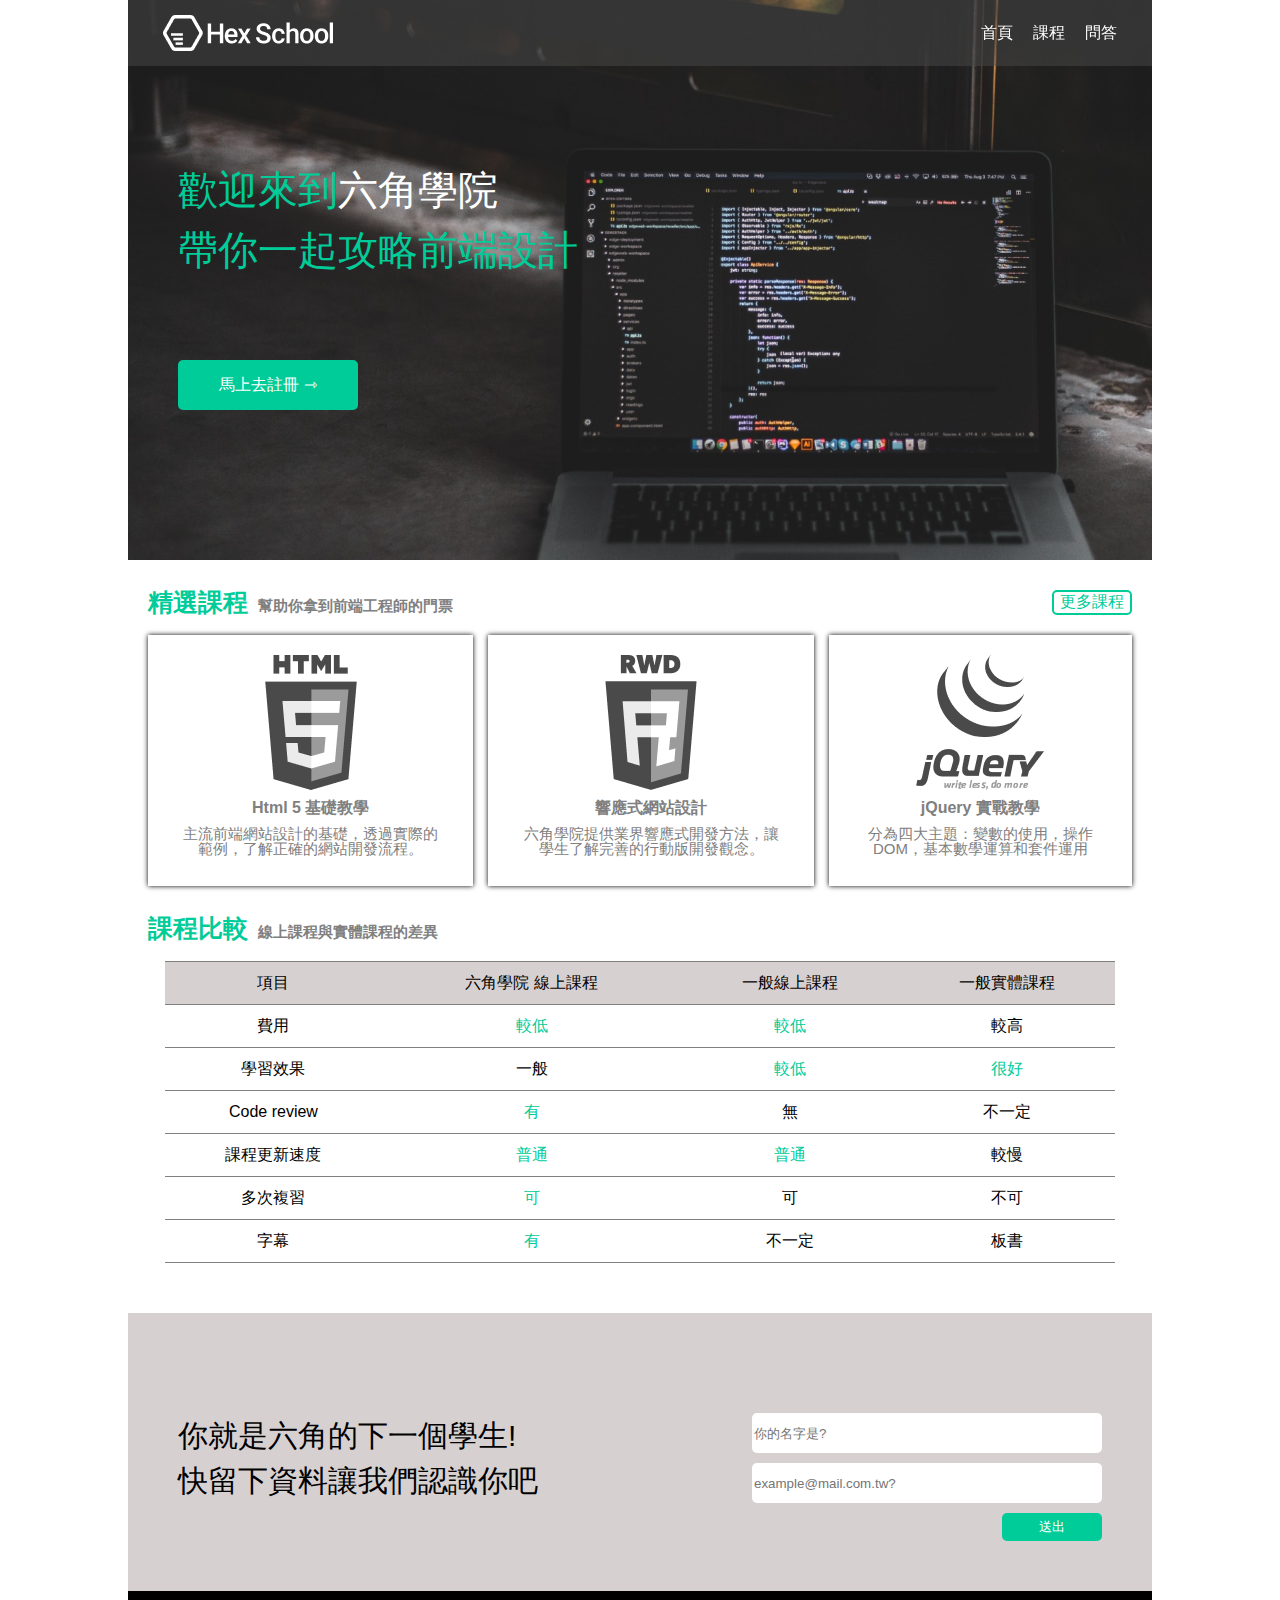
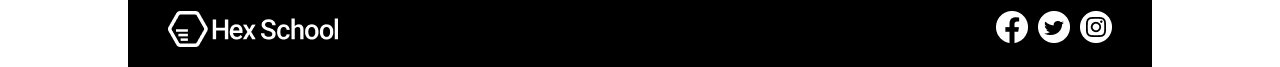
<file: project3/index.html>
<!DOCTYPE html>
<html lang="en">
<head>
    <meta charset="UTF-8">
    <meta name="viewport" content="width=device-width, initial-scale=1.0">
    <meta http-equiv="X-UA-Compatible" content="IE=Edge" />
    <meta name="description" content="打破影音課程售後不理，我們在線上等著你。" />
    <meta name="keywords" content="線上課程, 網頁設計, 前端, HTML, CSS, jQuery, javascript, RWD" />
    <meta name="thumbnail" content="https://raw.githubusercontent.com/hexschool/HTMLHWSource/master/singlePage/logo.png" />
    <meta property="og:url" content="https://hexschool.com" />
    <meta property="og:title" content="六角學院介紹" />
    <meta property="og:description" content="打破影音課程售後不理，我們在線上等著你。" />
    <meta property="og:image" content="https://raw.githubusercontent.com/hexschool/HTMLHWSource/master/singlePage/logo.png" />
    <link rel="stylesheet" type="text/css" href="./css/all.css">
    <title>六角學院</title>
</head>
<div class="wrap">
    <div class="header">
        <div class="nav">
            <a class="logo" href="#">六角學院</a>
            <ul class="menu">
                <li><a href="index.html">首頁</a></li>
                <li><a href="course.html">課程</a></li></li>
                <li><a href="faq.html">問答</a></li></li>
            </ul>
        </div>
        <div class="banner">
            <h2>歡迎來到<span>六角學院</span><br>帶你一起攻略前端設計</h2>
            <a href="#">馬上去註冊 ⇾</a>
        </div>
        </div>
    </div>
    <div class="content">
        <div class="course">
            <div class="course-title">
                <h2>精選課程<span>幫助你拿到前端工程師的門票</span></h2>
                <a href="#">更多課程</a>
            </div>
            <div class="class-item">
                <ul>
                    <li>
                        <img src="pic/Lgog-HTML.png">
                        <h3>Html 5 基礎教學</h3>
                        <p>主流前端網站設計的基礎，透過實際的範例，了解正確的網站開發流程。</p>
                    </li>
                    <li>
                        <img src="pic/Logo-RWD.png">
                        <h3>響應式網站設計</h3>
                        <p>六角學院提供業界響應式開發方法，讓學生了解完善的行動版開發觀念。</p>
                    </li>
                    <li>
                        <img src="pic/Logo-jQuery.png">
                        <h3>jQuery 實戰教學</h3>
                        <p>分為四大主題：變數的使用，操作DOM，基本數學運算和套件運用</p>
                    </li>
                </ul>
            </div>
            <h2>課程比較<span>線上課程與實體課程的差異</span></h2>
            <table class="tb">
                <tr>
                    <th>項目</th>
                    <th>六角學院 線上課程</th>
                    <th>一般線上課程</th>
                    <th>一般實體課程</th>
                </tr>
                <tr>
                    <td>費用</td>
                    <td class="change">較低</td>
                    <td class="change">較低</td>
                    <td>較高</td>
                </tr>
                <tr>
                    <td>學習效果</td>
                    <td>一般</td>
                    <td class="change">較低</td>
                    <td class="change">很好</td>
                </tr>
                <tr>
                    <td>Code review</td>
                    <td class="change">有</td>
                    <td>無</td>
                    <td>不一定</td>
                </tr>
                <tr>
                    <td>課程更新速度</td>
                    <td class="change">普通</td>
                    <td class="change">普通</td>
                    <td>較慢</td>
                </tr>
                <tr>
                    <td>多次複習</td>
                    <td class="change">可</td>
                    <td>可</td>
                    <td>不可</td>
                </tr>
                <tr>
                    <td>字幕</td>
                    <td class="change">有</td>
                    <td>不一定</td>
                    <td>板書</td>
                </tr>
            </table>
        </div>
    </div>
    <div class="hex-form">
       <div>
        <h2>你就是六角的下一個學生!<br>快留下資料讓我們認識你吧</h2>
       </div>
       <form action="index.html">
            <input class="text" type="text" name="name" placeholder="你的名字是?" required >
            <input class="text" type="text" name="email" placeholder="example@mail.com.tw?" required>
            <input class="submit" type="submit" value="送出">
       </form>
    </div>
    <div class="footer">
        <img src="pic/Logo.png">
        <ul>
            <li><a href="#"><img src="pic/FB.png"></a></li>
            <li><a href="#"><img src="pic/Twitter.png"></a></li>
            <li><a href="#"><img src="pic/IG.png"></a></li>
        </ul>

    </div>
</div>
<body>



</body>
</html>
</file>
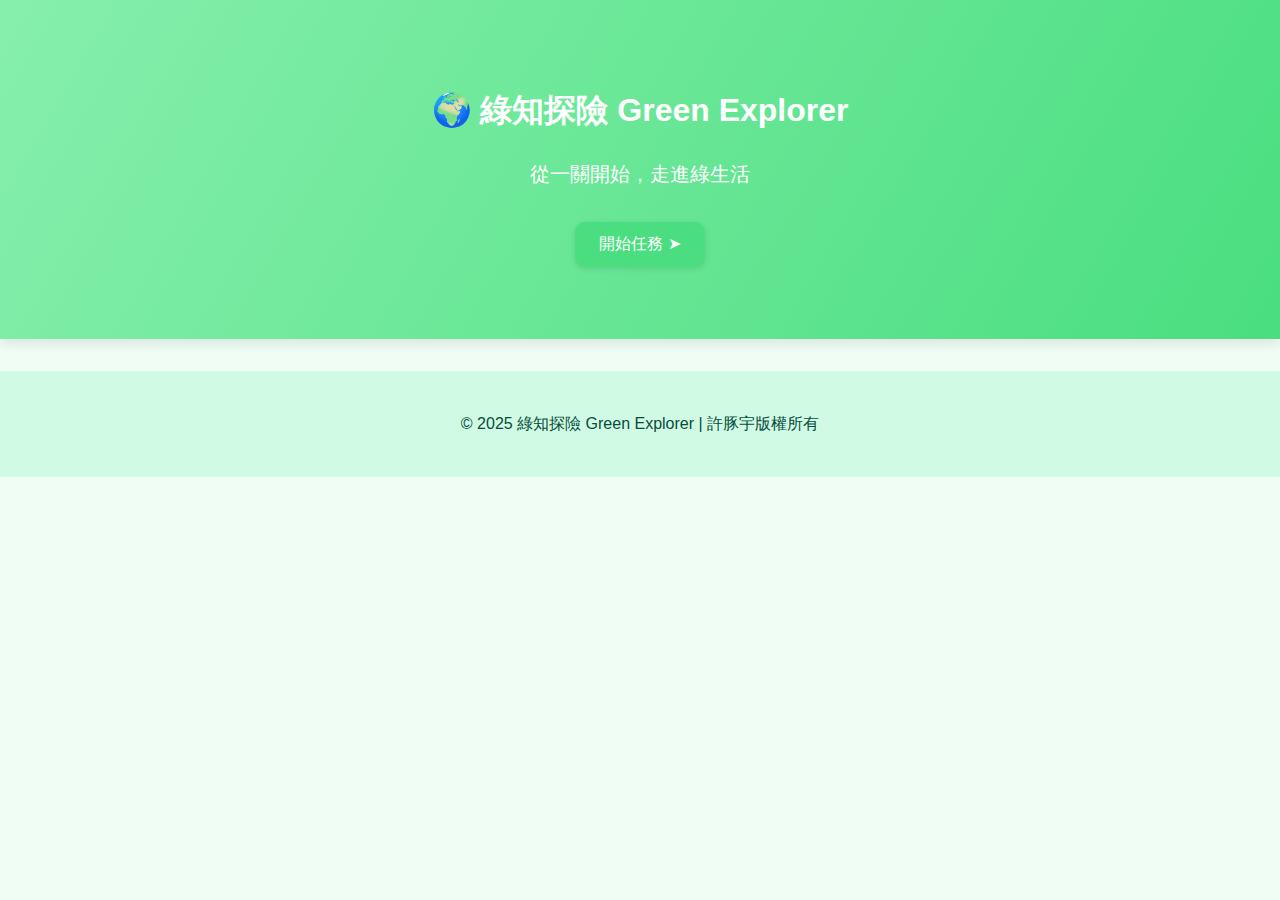
<file: project4/index.html>
<!DOCTYPE html>
<html lang="zh-Hant">
<head>
  <meta charset="UTF-8" />
  <meta name="viewport" content="width=device-width, initial-scale=1.0" />
  <title>綠知探險 Green Explorer</title>
  <link rel="stylesheet" href="style.css" />
</head>
<body>
  <header class="hero">
    <h1>🌍 綠知探險 Green Explorer</h1>
    <p class="subtitle">從一關開始，走進綠生活</p>
    <button onclick="startApp()">開始任務 ➤</button>
  </header>

  <div id="progress-bar" class="hidden">
    <div class="progress-text">關卡進度: <span id="current-level">1</span>/10</div>
    <div class="progress-container">
      <div id="progress-fill"></div>
    </div>
  </div>

  <section id="mission-container" class="hidden">
    <h2>今日任務 🌱</h2>
    <p id="mission-question"></p>
    <div id="options-container"></div>
    <div id="drag-drop-container" class="hidden">
      <div class="items-container">
        <h3>可回收物品</h3>
        <div class="items" id="draggable-items"></div>
      </div>
      <div class="bins-container">
        <h3>回收分類</h3>
        <div class="bins" id="bins"></div>
      </div>
      <p id="drag-instruction">請將物品拖曳至正確的回收分類</p>
    </div>
    <div id="calculator-container" class="hidden">
      <h3>計算你的碳足跡</h3>
      <div class="calculator-form">
        <div class="form-group">
          <label>交通方式</label>
          <select id="transportation">
            <option value="0">步行/腳踏車</option>
            <option value="1">公共運輸</option>
            <option value="3">私家車</option>
          </select>
        </div>
        <div class="form-group">
          <label>飲食習慣</label>
          <select id="diet">
            <option value="3">葷食（每日肉類）</option>
            <option value="2">少肉多素</option>
            <option value="1">素食/純素</option>
          </select>
        </div>
        <div class="form-group">
          <label>購物習慣</label>
          <select id="shopping">
            <option value="3">常買新品</option>
            <option value="1">偏好二手/租借</option>
            <option value="2">適度購買</option>
          </select>
        </div>
        <button onclick="calculateFootprint()">計算結果</button>
      </div>
    </div>
    <div id="sorting-container" class="hidden">
      <h3>請排序下列減塑行動的環保效益（從高到低）</h3>
      <ul id="sortable-list" class="sortable">
        <li data-value="1" class="sortable-item">自帶購物袋</li>
        <li data-value="3" class="sortable-item">使用不鏽鋼吸管</li>
        <li data-value="2" class="sortable-item">自備餐具</li>
      </ul>
      <button onclick="checkSorting()">確認排序</button>
    </div>
    <p id="missionResult"></p>
  </section>

  <section id="knowledge" class="hidden">
    <h2>🔍 環保知識卡</h2>
    <div class="card">
      <h3 id="knowledge-title"></h3>
      <p id="knowledge-content"></p>
    </div>
    <button onclick="nextMission()">下一關 ➤</button>
  </section>

  <section id="completion" class="hidden">
    <h2>🎉 恭喜完成所有關卡！</h2>
    <div class="card">
      <h3>綠知勳章獲得！</h3>
      <p>你已成為環保知識專家！繼續在日常生活中實踐環保行動，一起守護地球。</p>
      <div class="badge">🏆</div>
      <p>你的得分: <span id="final-score">0</span>/10</p>
    </div>
    <button onclick="restartGame()">重新挑戰</button>
    <button onclick="shareSocial()">分享成就</button>
  </section>

  <div id="feedback-modal" class="modal hidden">
    <div class="modal-content">
      <h3 id="feedback-title"></h3>
      <p id="feedback-message"></p>
      <button onclick="closeFeedback()">了解！</button>
    </div>
  </div>

  <footer>
    <p>© 2025 綠知探險 Green Explorer | 許豚宇版權所有</p>
  </footer>

  <script src="script.js"></script>
</body>
</html>
</file>
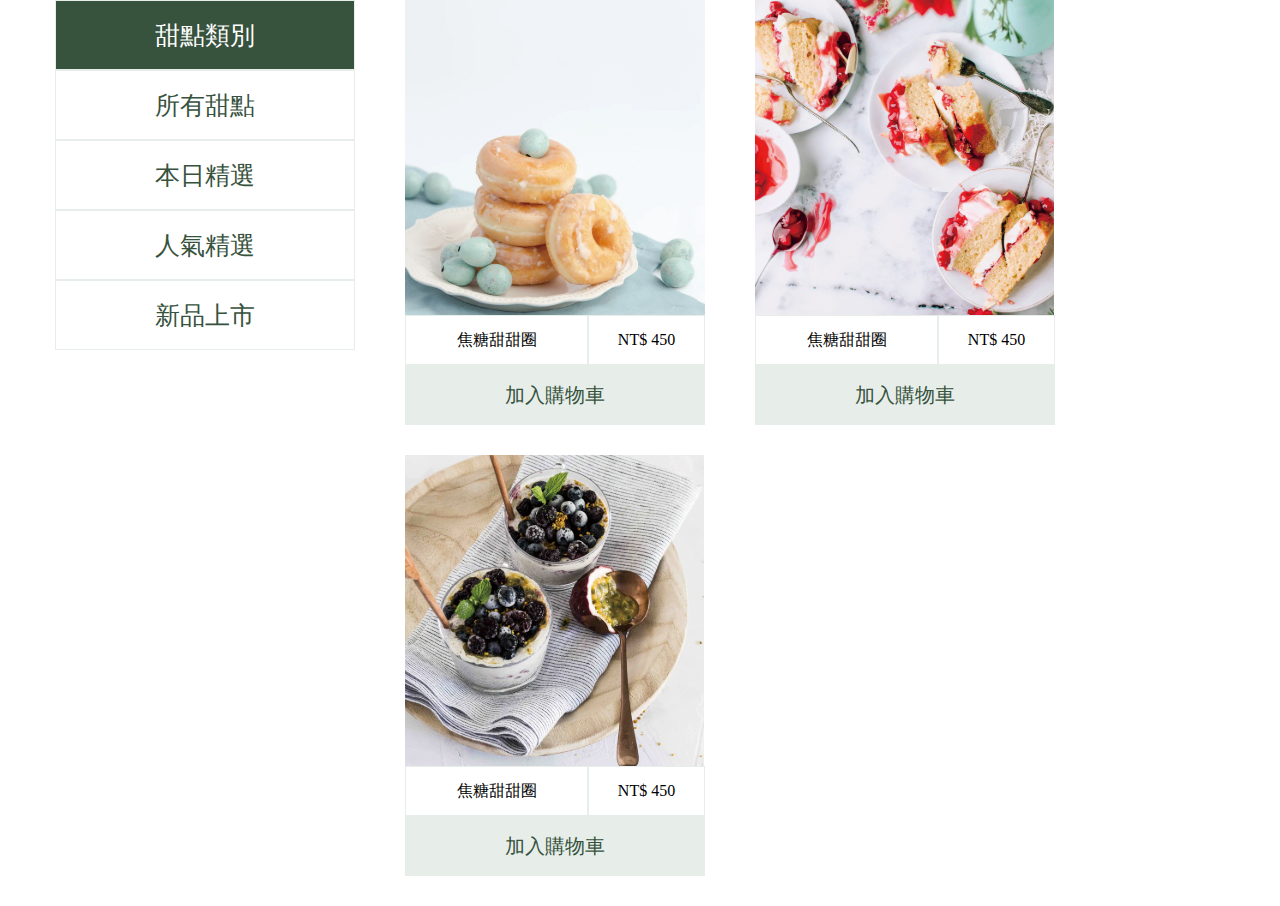
<file: project2/作業10test.html>
<!DOCTYPE html>
<html lang="en">
<head>
    <meta charset="UTF-8">
    <meta name="viewport" content="width=device-width, initial-scale=1.0">
    <title>Document</title>
    <link rel="stylesheet" href="作業10test1.css">
</head>
<body>
    <div class="wrap">
        <div class="header">
            <h2>甜點類別</h2>
            <ul>
                <li><a href="#">所有甜點</a></li>
                <li><a href="#">本日精選</a></li>
                <li><a href="#">人氣精選</a></li>
                <li><a href="#">新品上市</a></li>
            </ul>
        </div>

        <div class="content">
            <div class="content1">
                <img src="img/pic1.png">
                <div class="text1">
                    <h2>焦糖甜甜圈</h2>
                    <h3>NT$ 450</h3>
                </div>
                <P>加入購物車</P>
            </div>

            <div class="content1">
                <img src="img/pic2.png">
                <div class="text1">
                    <h2>焦糖甜甜圈</h2>
                    <h3>NT$ 450</h3>
                </div>
                <P>加入購物車</P>
            </div>

            <div class="content1">
                <img src="img/pic3.png">
                <div class="text1">
                    <h2>焦糖甜甜圈</h2>
                    <h3>NT$ 450</h3>
                </div>
                <P>加入購物車</P>
            </div>
    </div>





    </div>
</body>
</html>
</file>
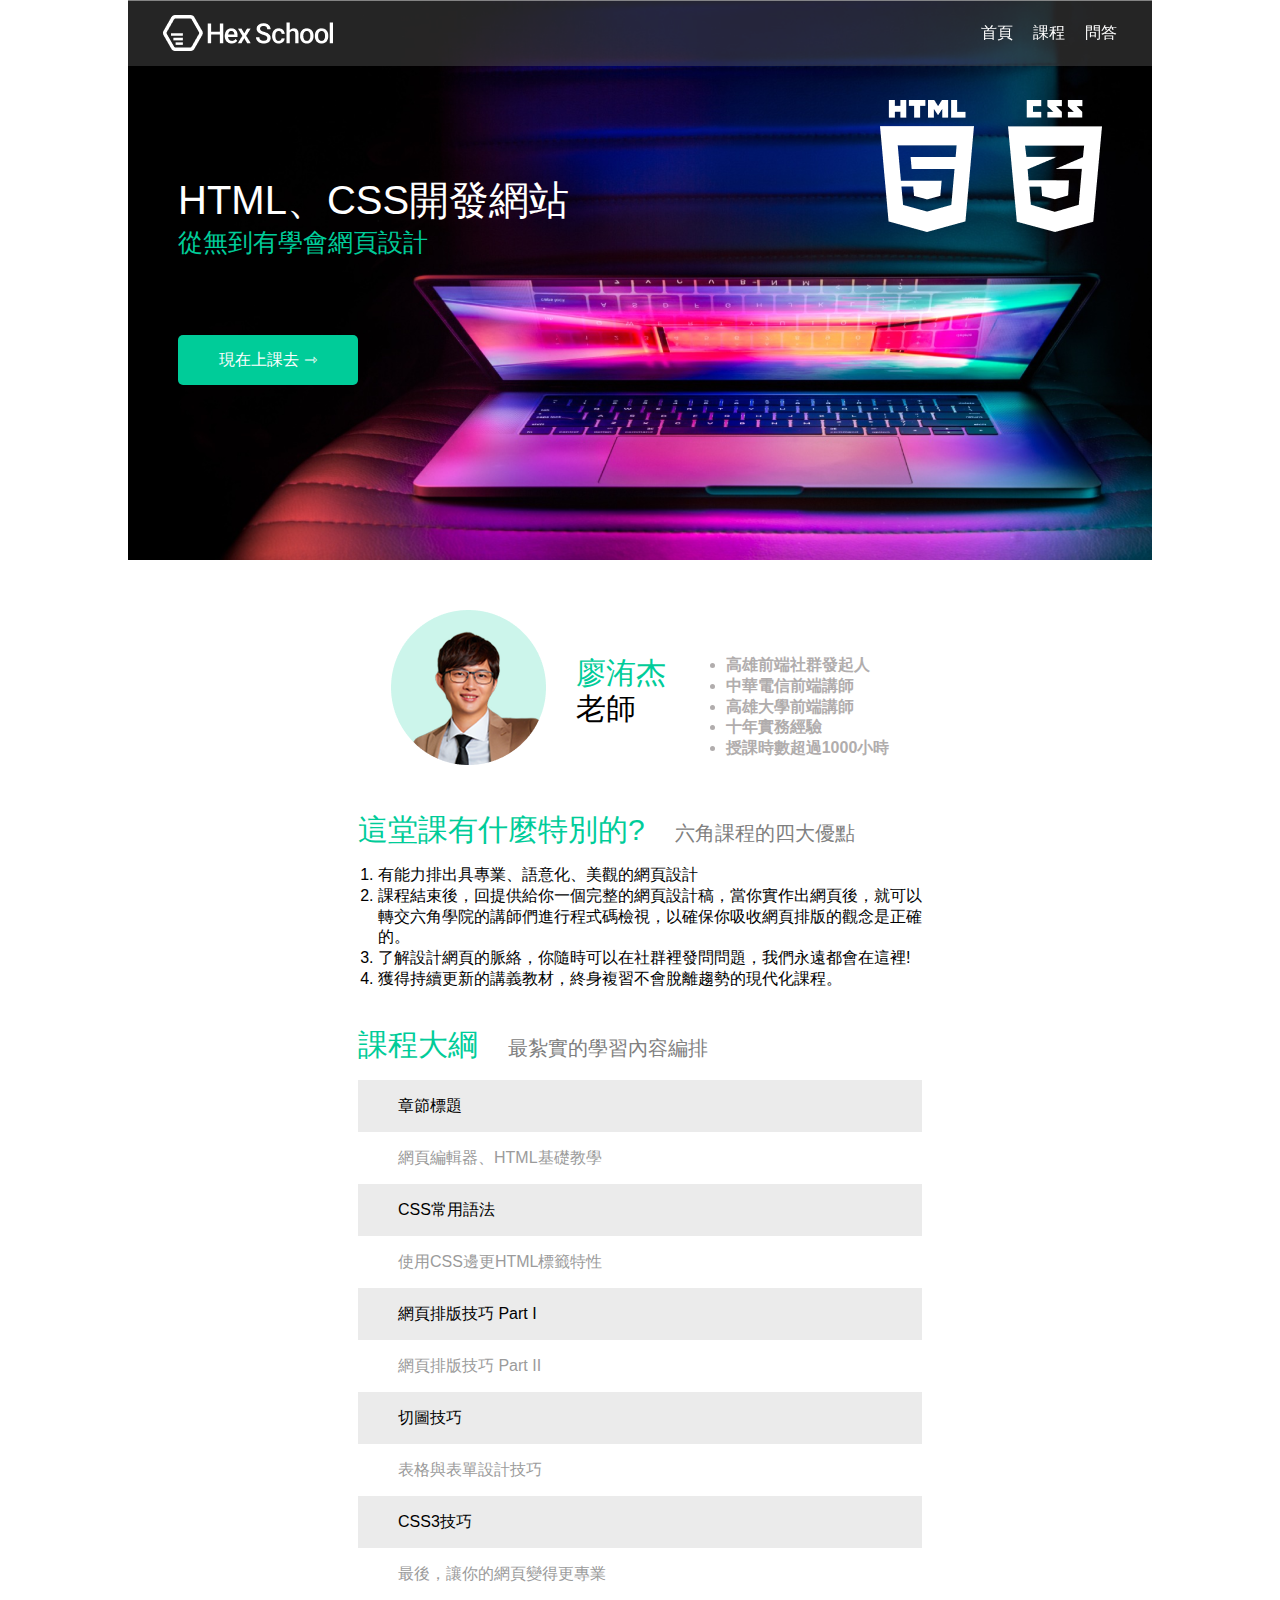
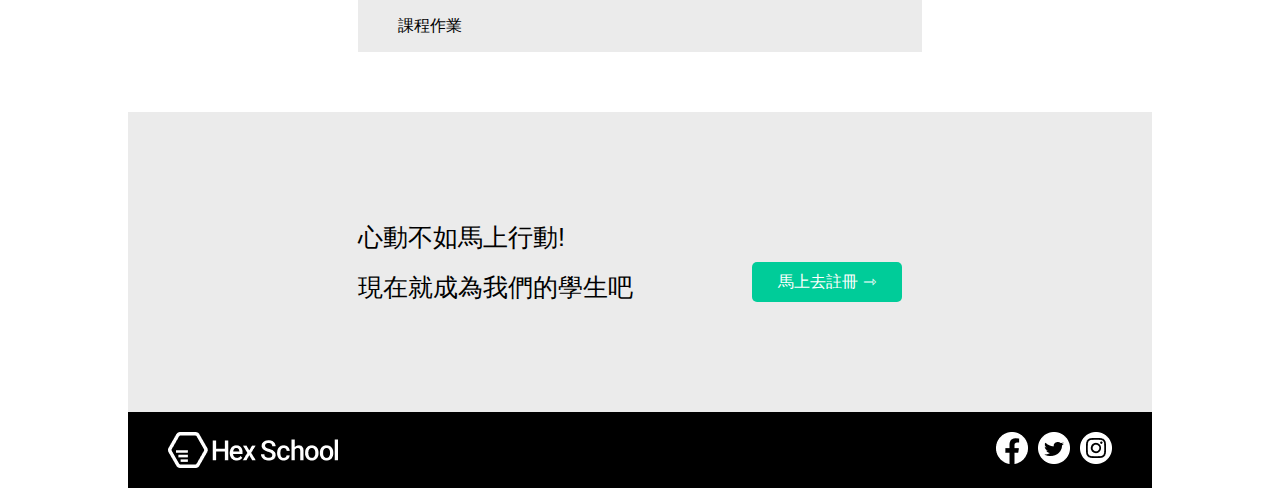
<file: project3/course.html>
<!DOCTYPE html>
<html lang="en">
<head>
    <meta charset="UTF-8">
    <meta name="viewport" content="width=device-width, initial-scale=1.0">
    <meta http-equiv="X-UA-Compatible" content="IE=Edge" />
    <meta name="description" content="打破影音課程售後不理，我們在線上等著你。" />
    <meta name="keywords" content="線上課程, 網頁設計, 前端, HTML, CSS, jQuery, javascript, RWD" />
    <meta name="thumbnail" content="https://raw.githubusercontent.com/hexschool/HTMLHWSource/master/singlePage/logo.png" />
    <meta property="og:url" content="https://hexschool.com" />
    <meta property="og:title" content="六角學院介紹" />
    <meta property="og:description" content="打破影音課程售後不理，我們在線上等著你。" />
    <meta property="og:image" content="https://raw.githubusercontent.com/hexschool/HTMLHWSource/master/singlePage/logo.png" />
    <link rel="stylesheet" type="text/css" href="./css/all.css">
    <link rel="stylesheet" type="text/css" href="./css/course.css">
    <title>六角學院</title>
</head>
<div class="wrap">
    <div class="header">
        <div class="nav">
            <a class="logo" href="#">六角學院</a>
            <ul class="menu">
                <li><a href="index.html">首頁</a></li>
                <li><a href="course.html">課程</a></li></li>
                <li><a href="faq.html">問答</a></li></li>
            </ul>
        </div>
        <div class="banner">
            <div class="title">
                <h2>HTML、CSS開發網站</h2>
                <h3>從無到有學會網頁設計</h3>
                <a class="go_class" href="#">現在上課去  ⇾</a>
            </div>
            <div class="logo">  
                <img class="img1"src="pic/course-1.png">
                <img class="img2"src="pic/course-2.png">
            </div>   
     
        </div>

        </div>
    </div>
    <div class="content">
        <div class="profile">
            <img src="pic/image 4.png">
            <h2>廖洧杰<br><span>老師</span></h2>
            <ul>
                <li>高雄前端社群發起人</li>
                <li>中華電信前端講師</li>
                <li>高雄大學前端講師</li>
                <li>十年實務經驗</li>
                <li>授課時數超過1000小時</li>
            </ul>
        </div>
        <div class="spot">
            <h2>這堂課有什麼特別的?<span>六角課程的四大優點</span></h2>
            <ol>
                <li>有能力排出具專業、語意化、美觀的網頁設計</li>
                <li>課程結束後，回提供給你一個完整的網頁設計稿，當你實作出網頁後，就可以轉交六角學院的講師們進行程式碼檢視，以確保你吸收網頁排版的觀念是正確的。</li>
                <li>了解設計網頁的脈絡，你隨時可以在社群裡發問問題，我們永遠都會在這裡!</li>
                <li>獲得持續更新的講義教材，終身複習不會脫離趨勢的現代化課程。</li>
            </ol>
        </div>
        <div class="tbl">
            <h2>課程大綱<span>最紮實的學習內容編排</span></h2>
            <table>
                <tr><td>章節標題</td></tr>
                <tr><td>網頁編輯器、HTML基礎教學</td></tr>
                <tr><td>CSS常用語法</td></tr>
                <tr><td>使用CSS邊更HTML標籤特性</td></tr>
                <tr><td>網頁排版技巧 Part I</td></tr>
                <tr><td>網頁排版技巧 Part II</td></tr>
                <tr><td>切圖技巧</td></tr>
                <tr><td>表格與表單設計技巧</td></tr>
                <tr><td>CSS3技巧</td></tr>
                <tr><td>最後，讓你的網頁變得更專業</td></tr>
                <tr><td>課程作業</td></tr>
            </table>
        
        </div>
    </div>
    </div>
    <div class="formstyle">
        <h2>心動不如馬上行動!<br><span>現在就成為我們的學生吧</span></h2>
        <a href="#">馬上去註冊  ⇾</a>
    </div>
    <div class="footer">
        <img src="pic/Logo.png">
        <ul>
            <li><a href="#"><img src="pic/FB.png"></a></li>
            <li><a href="#"><img src="pic/Twitter.png"></a></li>
            <li><a href="#"><img src="pic/IG.png"></a></li>
        </ul>

    </div>

</div>
<body>



</body>
</html>
</file>
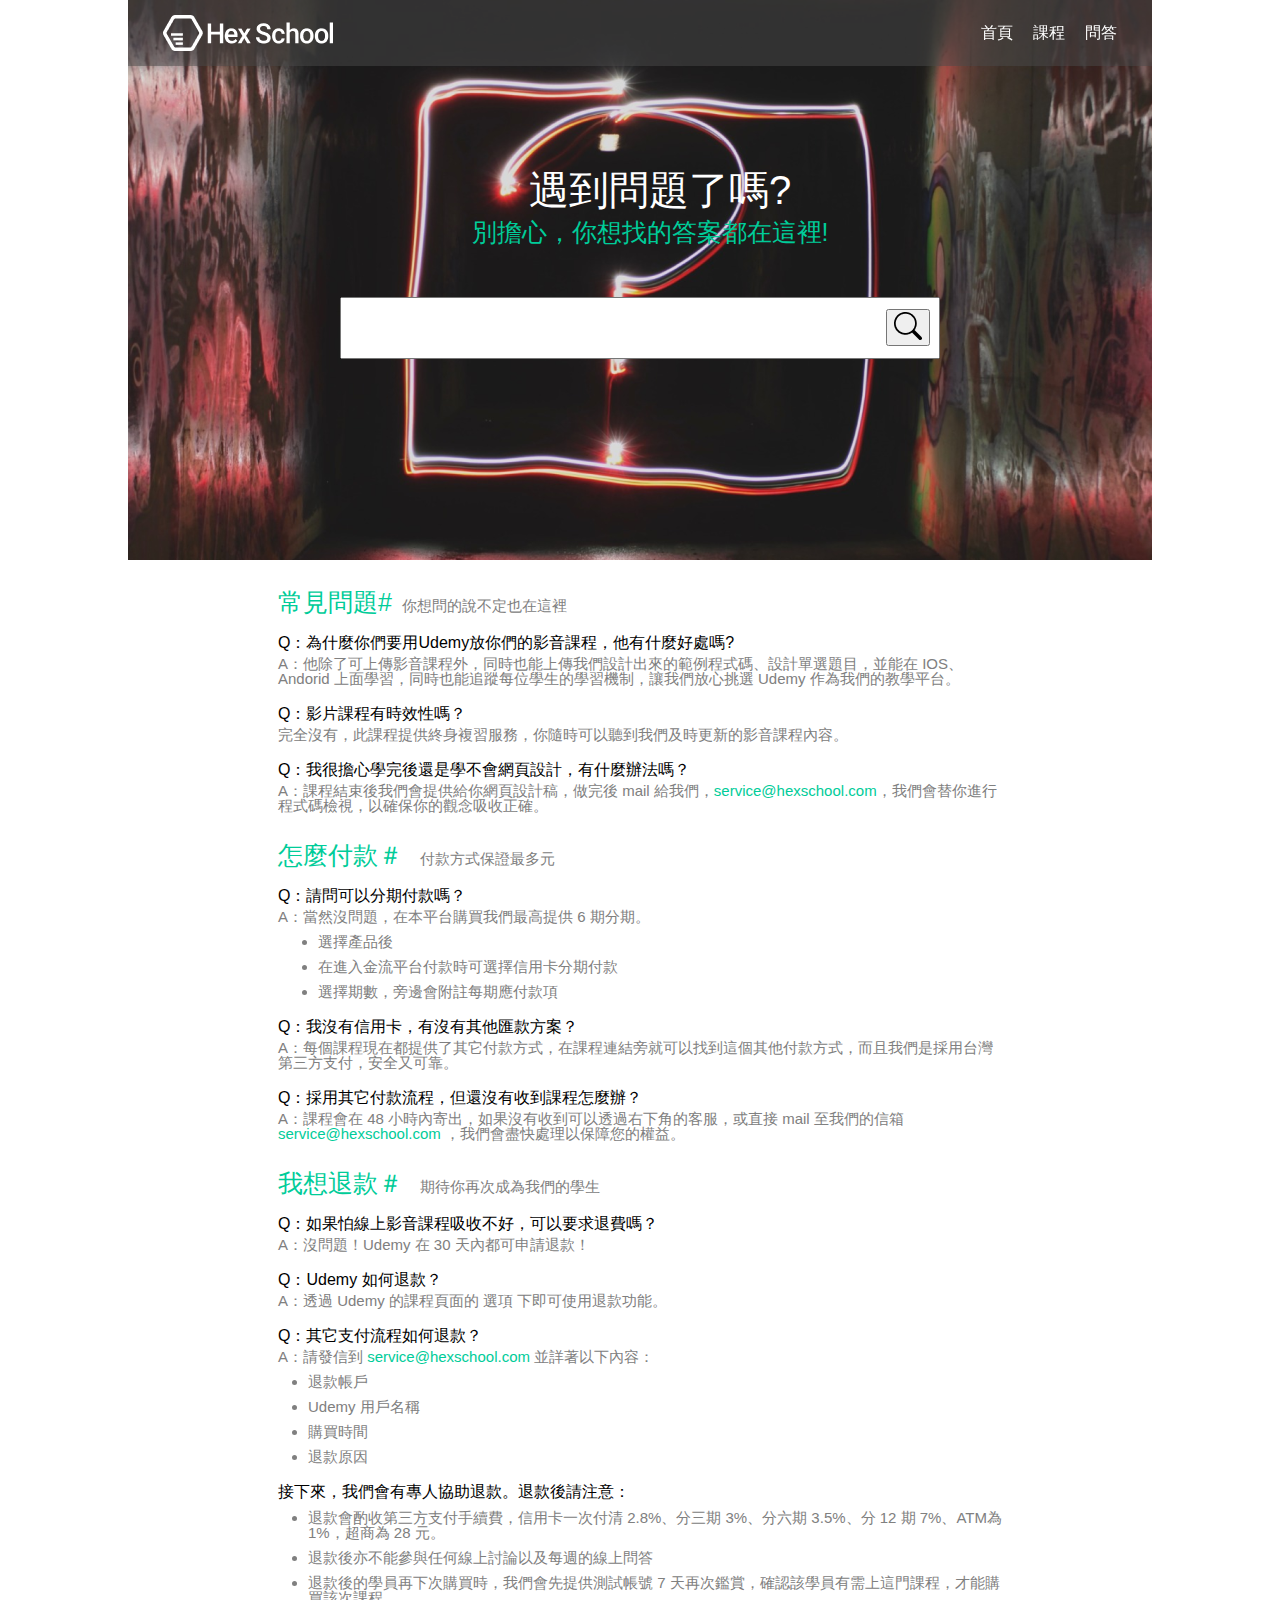
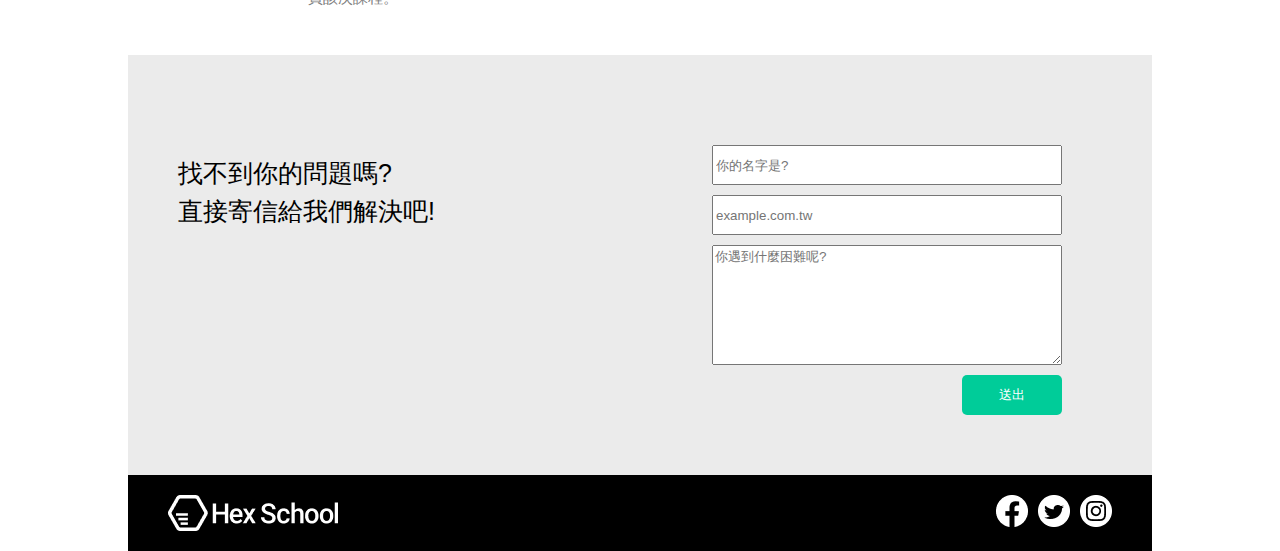
<file: project3/faq.html>
<!DOCTYPE html>
<html lang="en">
<head>
    <meta charset="UTF-8">
    <meta name="viewport" content="width=device-width, initial-scale=1.0">
    <meta http-equiv="X-UA-Compatible" content="IE=Edge" />
    <meta name="description" content="打破影音課程售後不理，我們在線上等著你。" />
    <meta name="keywords" content="線上課程, 網頁設計, 前端, HTML, CSS, jQuery, javascript, RWD" />
    <meta name="thumbnail" content="https://raw.githubusercontent.com/hexschool/HTMLHWSource/master/singlePage/logo.png" />
    <meta property="og:url" content="https://hexschool.com" />
    <meta property="og:title" content="六角學院介紹" />
    <meta property="og:description" content="打破影音課程售後不理，我們在線上等著你。" />
    <meta property="og:image" content="https://raw.githubusercontent.com/hexschool/HTMLHWSource/master/singlePage/logo.png" />
    <link rel="stylesheet" type="text/css" href="./css/all.css">
    <link rel="stylesheet" type="text/css" href="./css/faq.css">
    <title>六角學院</title>
</head>
<div class="wrap">
    <div class="header">
        <div class="nav">
            <a class="logo" href="#">六角學院</a>
            <ul class="menu">
                <li><a href="index.html">首頁</a></li>
                <li><a href="course.html">課程</a></li></li>
                <li><a href="faq.html">問答</a></li></li>
            </ul>
        </div>
        <div class="banner">
            <h2>遇到問題了嗎?</h2>
            <h3>別擔心，你想找的答案都在這裡!</h3>
            <form action="faq.html">
                <input type="text" name="search"/>
                <button type="submit"><img src="pic/Vector.png"></button>
            </form>
        </div>
    </div>
    <div class="content">
        <h2>常見問題#<span>你想問的說不定也在這裡</span></h2>
        <h3>Q：為什麼你們要用Udemy放你們的影音課程，他有什麼好處嗎?</h3>
        <p>A：他除了可上傳影音課程外，同時也能上傳我們設計出來的範例程式碼、設計單選題目，並能在 IOS、Andorid 上面學習，同時也能追蹤每位學生的學習機制，讓我們放心挑選 Udemy 作為我們的教學平台。</p>
        <h3>Q：影片課程有時效性嗎？</h3>
        <p>完全沒有，此課程提供終身複習服務，你隨時可以聽到我們及時更新的影音課程內容。</p>
        <h3>Q：我很擔心學完後還是學不會網頁設計，有什麼辦法嗎？</h3>           
        <p>A：課程結束後我們會提供給你網頁設計稿，做完後 mail 給我們，<a href="#">service@hexschool.com</a>，我們會替你進行程式碼檢視，以確保你的觀念吸收正確。</p> 
        <h2>怎麼付款＃ <span>付款方式保證最多元</span></h2>
        <h3>Q：請問可以分期付款嗎？</h3>
        <p>A：當然沒問題，在本平台購買我們最高提供 6 期分期。
            <ol>
                <li>選擇產品後</li>
                <li>在進入金流平台付款時可選擇信用卡分期付款</li>
                <li>選擇期數，旁邊會附註每期應付款項</li>
            </ol>
        </p>
        <h3>Q：我沒有信用卡，有沒有其他匯款方案？</h3>
        <p>A：每個課程現在都提供了其它付款方式，在課程連結旁就可以找到這個其他付款方式，而且我們是採用台灣第三方支付，安全又可靠。</p>
        <h3>Q：採用其它付款流程，但還沒有收到課程怎麼辦？</h3>
        <p>A：課程會在 48 小時內寄出，如果沒有收到可以透過右下角的客服，或直接 mail 至我們的信箱 <a href="#">service@hexschool.com</a> ，我們會盡快處理以保障您的權益。</p>
        <h2>我想退款＃ <span>期待你再次成為我們的學生</span></h2>
        <h3>Q：如果怕線上影音課程吸收不好，可以要求退費嗎？</h3>
        <p>A：沒問題！Udemy 在 30 天內都可申請退款！</p>
        <h3>Q：Udemy 如何退款？</h3>
        <p>A：透過 Udemy 的課程頁面的 選項 下即可使用退款功能。</p>
        <h3>Q：其它支付流程如何退款？</h3>
        <p class="special">A：請發信到 <a href="#">service@hexschool.com</a> 並詳著以下內容：
            <ul>
                <li>退款帳戶</li>
                <li>Udemy 用戶名稱</li>
                <li>購買時間</li>
                <li>退款原因</li>
            </ul>
        </p>
        <h3>接下來，我們會有專人協助退款。退款後請注意：</h3>
        <ul class="refund">
            <li>退款會酌收第三方支付手續費，信用卡一次付清 2.8%、分三期 3%、分六期 3.5%、分 12 期 7%、ATM為 1%，超商為 28 元。</li>
            <li>退款後亦不能參與任何線上討論以及每週的線上問答</li>
            <li>退款後的學員再下次購買時，我們會先提供測試帳號 7 天再次鑑賞，確認該學員有需上這門課程，才能購買該次課程。</li>
        </ul>
    </div>
    <div class="tellme">
        <h2>找不到你的問題嗎?<br>直接寄信給我們解決吧!</h2>
        <form action="faq.html">
            <input type="text" name="name" placeholder="你的名字是?" required>
            <input type="text" name="mail"
            placeholder="example.com.tw" required>
            <textarea name="note" placeholder="你遇到什麼困難呢?"></textarea>
            <input class="submit" type="submit" value="送出">
        </form>

    </div>
    <div class="footer">
        <img src="pic/Logo.png">
        <ul>
            <li><a href="#"><img src="pic/FB.png"></a></li>
            <li><a href="#"><img src="pic/Twitter.png"></a></li>
            <li><a href="#"><img src="pic/IG.png"></a></li>
        </ul>

    </div>
</div>
<body>



</body>
</html>
</file>
<file: project4/style.css>
body {
  font-family: 'Segoe UI', sans-serif;
  margin: 0; padding: 0;
  background: #f0fdf4;
  color: #064e3b;
  text-align: center;
  line-height: 1.6;
}

.hero {
  background: linear-gradient(120deg, #86efac, #4ade80);
  padding: 4rem 2rem;
  color: white;
  box-shadow: 0 4px 12px rgba(0,0,0,0.1);
}

.subtitle { 
  font-size: 1.25rem; 
  margin-bottom: 1.5rem; 
}

button {
  padding: 0.75rem 1.5rem;
  background: #4ade80;
  color: white;
  border: none;
  border-radius: 10px;
  font-size: 1rem;
  cursor: pointer;
  margin: 0.5rem;
  transition: all 0.3s ease;
  box-shadow: 0 2px 6px rgba(0,0,0,0.1);
}

button:hover {
  background: #22c55e;
  transform: translateY(-2px);
  box-shadow: 0 4px 8px rgba(0,0,0,0.2);
}

button:active {
  transform: translateY(0);
}

section {
  padding: 2rem;
  max-width: 800px;
  margin: 0 auto;
}

.hidden {
  display: none !important;
}

.card {
  background: white;
  padding: 1.5rem;
  border-radius: 12px;
  box-shadow: 0 4px 12px rgba(0,0,0,0.1);
  margin: 1rem auto;
  max-width: 600px;
  transition: all 0.3s ease;
}

.card:hover {
  transform: translateY(-2px);
  box-shadow: 0 6px 16px rgba(0,0,0,0.15);
}

#progress-bar {
  background: #e2e8f0;
  height: 10px;
  border-radius: 10px;
  margin: 1rem auto;
  position: relative;
  max-width: 600px;
}

.progress-fill {
  background: #4ade80;
  height: 10px;
  border-radius: 10px;
  width: 10%;
  transition: width 0.5s ease;
}

.progress-text {
  position: absolute;
  right: 0;
  top: -18px;
  font-size: 0.85rem;
  color: #64748b;
}

#options-container {
  display: flex;
  flex-direction: column;
  max-width: 400px;
  margin: 1.5rem auto;
}

#options-container button {
  margin-bottom: 0.75rem;
  transition: all 0.3s ease;
}

/* Drag and Drop Styling */
.items, .bins {
  display: flex;
  justify-content: center;
  flex-wrap: wrap;
  margin: 1.5rem 0;
}

.draggable {
  margin: 0.5rem;
  padding: 1rem;
  background: #bbf7d0;
  border-radius: 8px;
  cursor: grab;
  box-shadow: 0 2px 6px rgba(0,0,0,0.1);
  transition: all 0.2s ease;
}

.draggable:active {
  cursor: grabbing;
  transform: scale(1.05);
}

.bin {
  margin: 0.75rem;
  padding: 2rem 1.5rem;
  background: #d1fae5;
  border: 2px dashed #065f46;
  border-radius: 10px;
  min-width: 120px;
  text-align: center;
  transition: all 0.3s ease;
}

.bin.hover {
  background: #a7f3d0;
  transform: scale(1.03);
}

/* Carbon Calculator */
#carbon-calculator {
  max-width: 500px;
  margin: 0 auto;
}

.form-group {
  margin-bottom: 1rem;
  text-align: left;
}

.form-group label {
  display: block;
  margin-bottom: 0.5rem;
  font-weight: bold;
}

.form-group select {
  width: 100%;
  padding: 0.75rem;
  border-radius: 8px;
  border: 1px solid #d1d5db;
  background: white;
  font-size: 1rem;
}

#carbon-result {
  margin-top: 1.5rem;
  padding: 1rem;
  background: #ecfdf5;
  border-radius: 8px;
  border-left: 4px solid #4ade80;
}

/* Correct/Wrong Animation */
.correct {
  animation: correct-anim 1s;
}

.wrong {
  animation: wrong-anim 1s;
}

@keyframes correct-anim {
  0% { background-color: #4ade80; }
  100% { background-color: #4ade80; }
}

@keyframes wrong-anim {
  0% { background-color: #f87171; }
  100% { background-color: #f87171; }
}

/* Modal */
.modal {
  position: fixed;
  top: 0; left: 0; right: 0; bottom: 0;
  background: rgba(0,0,0,0.7);
  display: flex;
  justify-content: center;
  align-items: center;
  z-index: 999;
}

.modal-content {
  background: white;
  padding: 2rem;
  border-radius: 12px;
  text-align: center;
  max-width: 500px;
  width: 90%;
  box-shadow: 0 10px 25px rgba(0,0,0,0.2);
  animation: modal-appear 0.4s ease-out forwards;
}

@keyframes modal-appear {
  from { 
    opacity: 0;
    transform: translateY(40px);
  }
  to { 
    opacity: 1;
    transform: translateY(0);
  }
}

footer {
  text-align: center;
  padding: 1.5rem;
  background: #d1fae5;
  margin-top: 2rem;
}

/* Responsive Design */
@media (max-width: 600px) {
  .hero {
    padding: 3rem 1rem;
  }
  
  .items, .bins {
    flex-direction: column;
    align-items: center;
  }
  
  .bin {
    width: 80%;
    min-width: unset;
  }
  
  #options-container {
    width: 90%;
  }
  
  .card {
    width: 90%;
  }
}

/* Sorting Task */
.sort-item {
  background: #bbf7d0;
  padding: 1rem;
  margin: 0.5rem;
  border-radius: 8px;
  cursor: move;
  position: relative;
}

.sort-container {
  display: flex;
  flex-direction: column;
  align-items: center;
  margin: 1.5rem auto;
  max-width: 400px;
  background: #ecfdf5;
  border-radius: 10px;
  padding: 1rem;
}

/* Animation for knowledge card */
#knowledge .card {
  animation: slide-up 0.5s ease-out forwards;
}

@keyframes slide-up {
  from { 
    opacity: 0;
    transform: translateY(20px);
  }
  to { 
    opacity: 1;
    transform: translateY(0);
  }
}

/* Completion section styling */
#completion {
  animation: fade-in 1s ease-out forwards;
}

@keyframes fade-in {
  from { opacity: 0; }
  to { opacity: 1; }
}

#completion .card {
  background: linear-gradient(120deg, #ecfdf5, #d1fae5);
}

#final-score {
  font-size: 1.5rem;
  font-weight: bold;
  color: #047857;
}
</file>
<file: project3/css/course.css>
.header{
    background-image: url(../pic/course-banner.png);
}


.banner{
    display: flex;
    justify-content: space-between;
    padding-top: 100px;
}

.banner h2{
    padding-top: 70px;
    color: white;
}

.banner h3{
    color: #00cc99;
    font-size: 25px;
}

.banner .logo .img1{
    margin-right: 20px;
}

.banner .logo .img2{
    margin-left: 10px;
    margin-right: 50px;
}

.content{
    padding-top:50px;
    padding-bottom: 10px;
    padding-left: 230px;
    padding-right: 230px;
}

.profile{
    display: flex;
    justify-content: center;
}

.profile h2{
    color:#00cc99 ;
    font-size: 30px;
    padding-top: 45px;
    padding-left: 30px;
    padding-right: 30px;
    line-height: 1.2;
}

.profile h2 span{
    color: black
}

.profile ul{
    padding-top: 45px;
    color: rgb(177, 173, 173);
    list-style: disc;
    padding-left: 30px;
    line-height: 1.3;
    font-weight: bold;
}

.content .spot h2{
    color: #00cc99 ;
    padding-top: 50px;
    font-size: 30px;
    margin-bottom: 20px;
}

.content .spot h2 span{
    color: gray ;
    padding-top: 20px;
    font-size: 20px;
    padding-left: 30px;
}

.content .spot ol{
    padding-left: 20px;
    list-style: decimal;
    line-height: 1.3;
}

.tbl h2{
    padding-top:40px;
    color: #00cc99 ;
    font-size: 30px;
    margin-bottom: 20px;
}

.tbl span{
    color: gray ;
    padding-top: 20px;
    font-size: 20px;
    padding-left: 30px;
}

.tbl table{
    width:100%;
}

.tbl table tr td{
    padding:18px 40px;
}

.tbl tr:nth-child(odd){
    background-color: #ebebeb;
}

.tbl tr:nth-child(even){
    color:#9b9b9b;
}

.formstyle{
    width: 1024px;
    padding-right: 150px;
    padding-left: 150px;
    padding-top: 100px;
    padding-bottom: 100px;
    background-color:#ebebeb ;
    margin: 0 auto;
    display: flex;
    justify-content: space-between  ;
}

.formstyle a{
    margin-top: 50px;
    margin-right: 100px;
    display: block;
    color: white;
    background-color: #00cc99;
    width: 150px;
    height: 40px;
    text-align: center;
    line-height: 40px;
    text-decoration: none;
    border-radius: 5px;
}

.formstyle a:hover{
    background-color: #8cd6c3;
    color: black;
    }

.formstyle h2{
    margin-left: 80px;
    font-size: 25px;
    line-height: 2;
}
</file>
<file: project3/css/faq.css>
.header{
    background-image: url(../pic/faq-banner.png);
}


.banner{
    margin: 0 auto;
    display: flex;
    flex-direction: column;
    justify-content: center;
    align-items: center;
}

.banner h2{
    margin-right: 10px;
    text-align: center;
    color: white    ;
}

.banner h3{
    margin-right: 30px;
    text-align: center;
    color: #00cc99;
    font-size: 25px;
}

.banner form{
    margin-top: 250px;
    position: absolute;
}

.banner form input{
    width:600px;
    height: 62px;
    margin-right: 50px;
}

.banner form button{
    position: absolute;
    right: 60px;
    top:12px;
    cursor: pointer;
}

.content{
    padding: 0px 150px;
}

.content h2{
    font-size: 25px;
    color: #00cc99;
    margin-top: 30px;
}

.content span{
    font-size: 15px;
    color: gray;
    margin-left: 10px;
}

.content h3{
    margin-top: 20px;
    margin-bottom: 5px;
}

.content p{
    color: gray;
    font-size: 15px;
}

.content a{
    text-decoration: none;
    color: #00cc99;
}

.content ol{
    margin-top: 10px;
    margin-left: 10px;
    color: gray;
    list-style: decimal inside;
}

.content li{
    margin-top: 10px;
    margin-left: 30px;
    color: gray;
    list-style: disc;
    font-size: 15px;

}

.tellme{
    width: 1024px;
    background-color: #ebebeb ;
    padding: 50px;
    display: flex;
    justify-content: space-between;
}

.tellme form{
    display: flex;
    flex-direction: column;
    align-items: self-end;
    margin-top: 40px;
    margin-right: 40px;
}

.tellme form input{
    margin-bottom: 10px;
    width: 350px;
    height: 40px;
    boder:none;
}

.tellme form textarea{
    width: 350px;
    height: 120px;
    margin-bottom: 10px;
    boder:none;
}


.tellme form .submit{
    width: 100px;
    height: 40px;
}

.tellme h2{
    margin-top: 50px;
    font-size: 25px;
    line-height: 1.5;
}
</file>
<file: project3/css/all.css>
/*CSS reset*/
/* http://meyerweb.com/eric/tools/css/reset/ 
   v2.0 | 20110126
   License: none (public domain)
*/

html, body, div, span, applet, object, iframe,
h1, h2, h3, h4, h5, h6, p, blockquote, pre,
a, abbr, acronym, address, big, cite, code,
del, dfn, em, img, ins, kbd, q, s, samp,
small, strike, strong, sub, sup, tt, var,
b, u, i, center,
dl, dt, dd, ol, ul, li,
fieldset, form, label, legend,
table, caption, tbody, tfoot, thead, tr, th, td,
article, aside, canvas, details, embed, 
figure, figcaption, footer, header, hgroup, 
menu, nav, output, ruby, section, summary,
time, mark, audio, video {
	margin: 0;
	padding: 0;
	border: 0;
	font-size: 100%;
	font: inherit;
	vertical-align: baseline;
}
/* HTML5 display-role reset for older browsers */
article, aside, details, figcaption, figure, 
footer, header, hgroup, menu, nav, section {
	display: block;
}
body {
	line-height: 1;
}
ol, ul {
	list-style: none;
}
blockquote, q {
	quotes: none;
}
blockquote:before, blockquote:after,
q:before, q:after {
	content: '';
	content: none;
}
table {
	border-collapse: collapse;
	border-spacing: 0;
}

/*layout設計*/
*,*:after,*:before{
	box-sizing: border-box;
}

body{
    font-family: Verdana, Geneva, Tahoma, sans-serif;
}

.wrap{
	width: 1024px;
	margin: 0 auto;
}

.header{
    background-image: url(../pic/index-banner.png);
	height: 560px;
	background-size: cover;
	background-position: center;
}

.nav{
    padding: 15px 35px;
    display:flex;
    justify-content: space-between;
    align-items: center;
    background-color: rgb(74, 74, 74,0.5);
    position: fixed;   /* 固定在視窗上 */
    top: 0;            /* 距離頂部 0px */
    width: 1024px;       /* 讓導航列寬度填滿整個視窗 */
    z-index: 1000;
}

.nav .logo{
	background-image: url(../pic/Logo.png);
	width:170px;
	height: 36px;
	text-indent: 101%;
	overflow: hidden;
	white-space: nowrap;

}

.nav ul{
	display: flex;
	justify-content: space-around;
}

.nav ul li{
	padding-left: 20px;
}

.nav ul li a{
	text-decoration: none;
	color: white;
	padding-bottom: 10px;
}

.nav ul li a:hover{
	color:#00cc99;
    border-bottom: 3px solid #00cc99;
}

.banner{
	padding-top: 160px;
	padding-left: 50px;
}

.banner h2{
	color:#00cc99 ;
	line-height: 1.5;
	font-size: 40px;
}

.banner h2 span{
	color: white;
}

.banner a{
	margin-top: 80px;
	display: block;
	width: 180px;
	height: 50px;
	text-decoration: none;
	color: white;
	background: #00cc99 ;
	border-radius: 5px;
	text-align: center;
	padding-top: 17px;
}

.banner a:hover{
	background: #75c0ac;
	color: black;
}

.content{
	width: 1024px;
	margin: 0 auto;
	margin-bottom: 50px;
}

.course{
	width: 1024px;
	margin: 0 auto;
}

.course .course-title{
	display: flex;
	justify-content: space-between;
}

.course .course-title h2{
	margin-top: 30px;
	color:#00cc99 ;
	font-size: 25px;
	font-weight: bold;
	margin-bottom: 20px;
	margin-left: 20px;
}

.course .course-title span{
	color:gray ;
	font-size: 15px;
	padding-left: 10px;
}

.course .course-title a{
	margin-top: 30px;
	display: block;
	text-decoration: none;
	color:#00cc99 ;
	width: 80px;
	border: 2px solid #00cc99;
	text-align: center;
	padding-top: 2px;
	margin-right: 20px;
	border-radius: 5px;
	margin-bottom: 20px;
}

.course .course-title a:hover{
	background-color: #00cc99;
	color: white;}


.class-item ul{
	display: flex;
	justify-content: center;
	padding-left: 20px;
	padding-right: 20px;
	margin-bottom: 20px;
	gap: 15px;
}

.class-item li{
	display: flex;
	flex-direction: column;
	justify-content: center;
	align-items: center;
	padding-top: 20px;
	padding-bottom: 30px;
	padding-left: 30px;
	padding-right: 30px;
	box-shadow: 0 0 5Px;

}

.class-item h3{
	margin-top: 10px;
	color: gray;
	font-weight: bold;
	margin-bottom: 10px;
}

.class-item p{
	text-align: center;
	color: gray;
	font-size: 15px;
}

.hex-form{
	margin: 0 auto;
	width: 1024px;
}

.course h2{
	margin-top: 30px;
	color:#00cc99 ;
	font-size: 25px;
	font-weight: bold;
	margin-bottom: 20px;
	margin-left: 20px;
}

.course span{
	color:gray ;
	font-size: 15px;
	padding-left: 10px;
}

.course .tb tr{
	border-bottom: 1px solid gray;
	border-top: 1px solid gray;

}

.course .tb tr th{
	background: rgb(215, 208, 208);
	padding-top: 5px;
	padding-bottom: 5px;
}

.course .tb tr td{
	padding-top: 5px;
	padding-bottom: 5px;
}

.tb{
    margin: 0 auto;
    width: 950px;
    line-height: 1.5;
	text-align: center;
	line-height: 2;
}

.change{
    color: #00cc99;
}


.hex-form{
	width: 1024px;
	padding: 50px;
	padding-top: 100px;
	margin: 0 auto;
	background-color:rgb(215, 208, 208) ;
	display: flex;
	justify-content: space-between;
}


.hex-form h2{
	font-size: 30px;
	line-height: 1.5;
}

.hex-form form{
	display: flex;
	flex-direction: column;
	align-items: self-end;
}

.hex-form .text{
	width: 350px;
	height: 40px;
	margin-bottom: 10px;
	border: none;
	border-radius: 5px;
}

.hex-form .submit{
	width: 100px;
}

.submit{
	display: block;
	color: white;
	background-color: #00cc99;
	border: none;
	padding-top: 5px;
	padding-bottom: 5px;
	padding-left: 10px;
	padding-right: 10px;
	border-radius: 5px;
	cursor: pointer;
}

.submit:hover{
	background-color: #7ac1af;
	color: black;	
}

.footer{
	width: 1024px;
	padding: 20px 40px;
	margin: 0 auto;
	background-color: black;
	display: flex;
	justify-content: space-between;
}

.footer ul{
	display: flex;
	gap:10px
}

.footer ul li:hover{
	background-color: #7ac1af;
	display: block;
	border-radius: 50%;
}
</file>
<file: project2/作業10test1.css>
/* http://meyerweb.com/eric/tools/css/reset/ 
   v2.0 | 20110126
   License: none (public domain)
*/

html, body, div, span, applet, object, iframe,
h1, h2, h3, h4, h5, h6, p, blockquote, pre,
a, abbr, acronym, address, big, cite, code,
del, dfn, em, img, ins, kbd, q, s, samp,
small, strike, strong, sub, sup, tt, var,
b, u, i, center,
dl, dt, dd, ol, ul, li,
fieldset, form, label, legend,
table, caption, tbody, tfoot, thead, tr, th, td,
article, aside, canvas, details, embed, 
figure, figcaption, footer, header, hgroup, 
menu, nav, output, ruby, section, summary,
time, mark, audio, video {
	margin: 0;
	padding: 0;
	border: 0;
	font-size: 100%;
	font: inherit;
	vertical-align: baseline;
}
/* HTML5 display-role reset for older browsers */
article, aside, details, figcaption, figure, 
footer, header, hgroup, menu, nav, section {
	display: block;
}
body {
	line-height: 1;
}
ol, ul {
	list-style: none;
}
blockquote, q {
	quotes: none;
}
blockquote:before, blockquote:after,
q:before, q:after {
	content: '';
	content: none;
}
table {
	border-collapse: collapse;
	border-spacing: 0;
}

*,*:before,*:after{
    box-sizing: border-box;
    }

.wrap{
    width: 1170px;
    margin: 0 auto;
    display: flex;
}

.header{
    padding-right:50px;
}

.header h2{
    background-color: #37523d;
    width: 300px;
    height: 70px;
    display: flex;
    justify-content: center;
    align-items: center;
    font-size: 25px;
    color: white;
    border: 1px solid #e7eeea;
}

.header ul li{
    width: 300px;
    height: 70px;
    display: flex;
    justify-content: center;
    align-items: center;  
    font-size: 25px;
    border: 1px solid #e7eeea;
}

.header ul li a{
    text-decoration: none;
    color: #37523d;
    display: flex;
    justify-content: center;
    align-items: center;  
    width: 300px;
    height: 70px;
}

.header ul li:hover{
    display: flex;
    justify-content: center;
    align-items: center;
    color:blue;
    background: #e7eeea;
    width: 300px;
    height: 70px; 
}

.content{
    display: flex;
    flex-wrap: wrap;
}

.text1{
    display: flex;
    justify-content: space-around;
}   

.content1{
    margin-right: 50px;
}

.content1 img{
    display: block;
    width: 300px;
}

.text1 h2{
    display: flex;
    justify-content: space-around;
    align-items: center;
    height:50px;
    width: 183px;
    border: 1px solid #e7eeea;
}

.text1 h3{
    display: flex;
    justify-content: space-around;
    align-items: center;
    height: 50px;
    width: 117px;
    border: 1px solid #e7eeea;
}

p{
    display: flex;
    justify-content: space-around;
    align-items: center;
    width:300px;
    background-color: #e7eeea;
    height: 60px;
    font-size: 20px;
    color: #37523d;
    margin-bottom: 30px;
}

p:hover{
    background-color:#37523d ;
    color: white;
}
</file>
